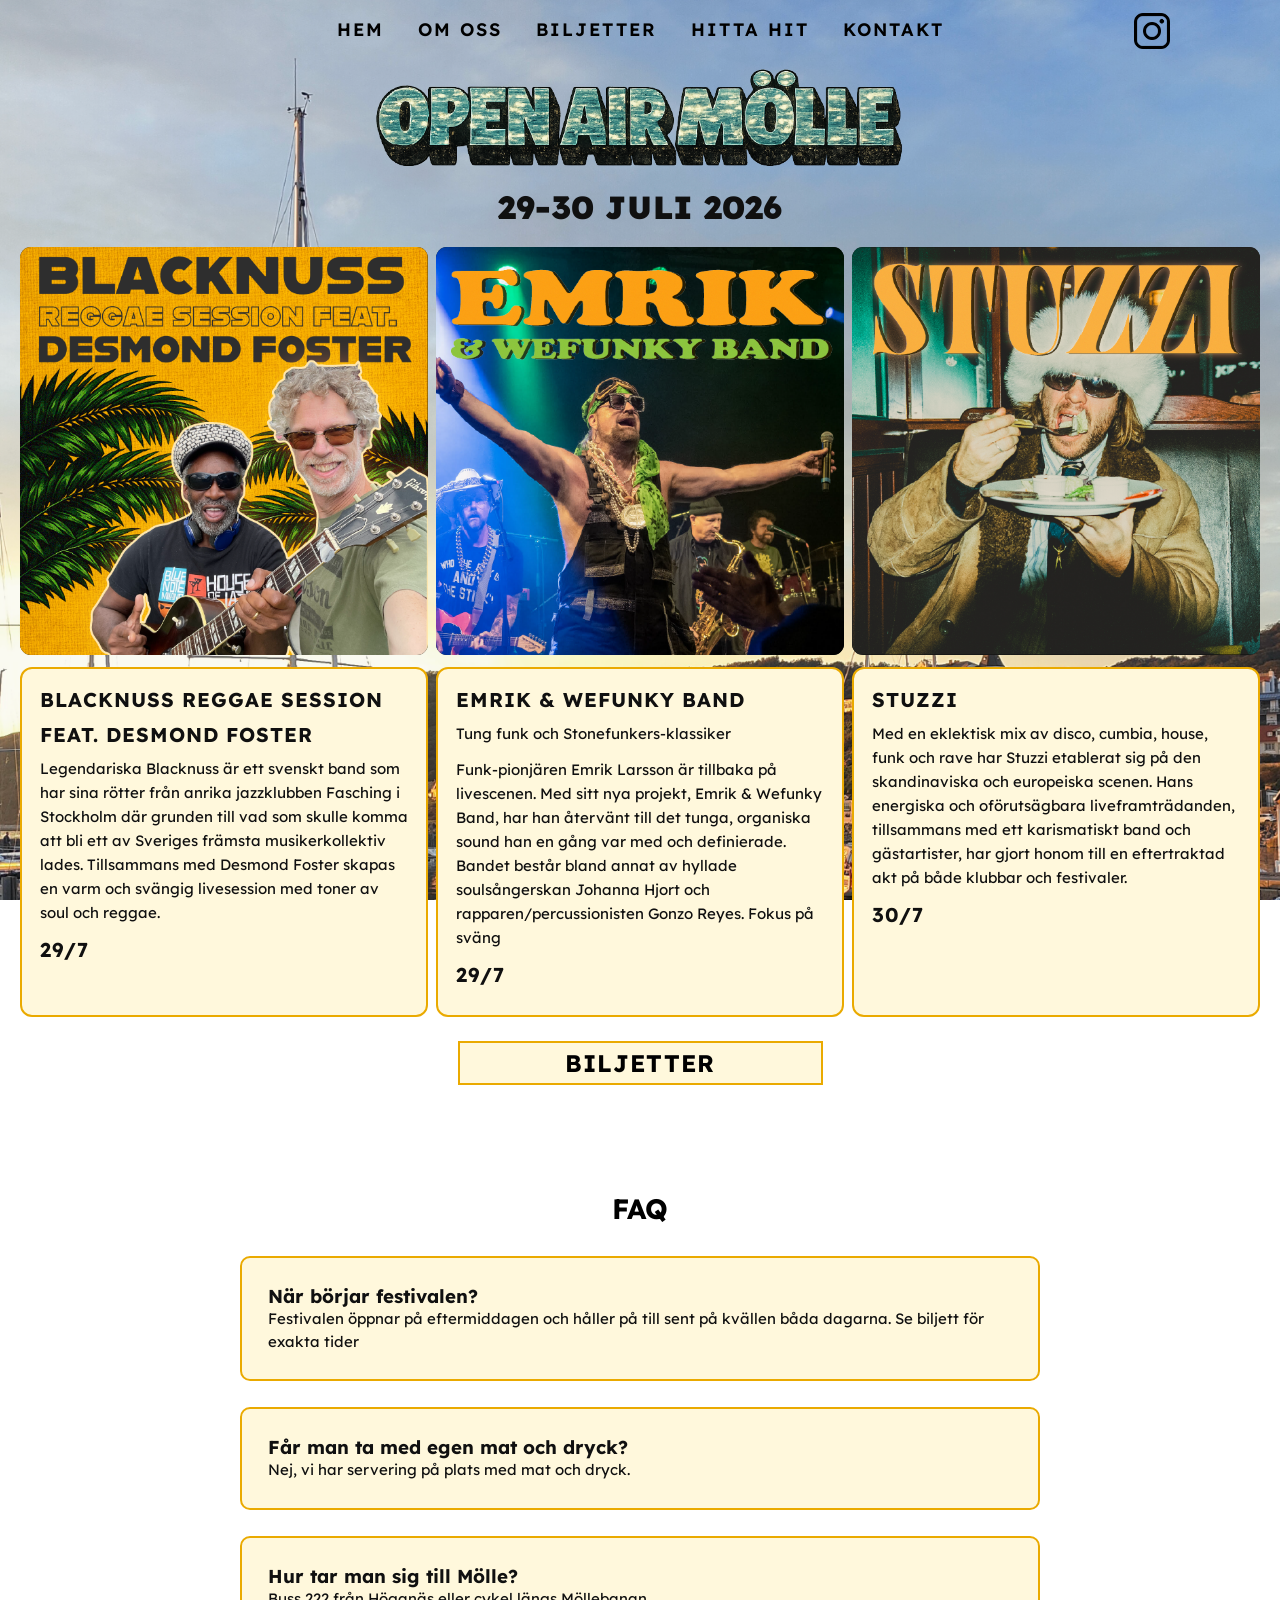
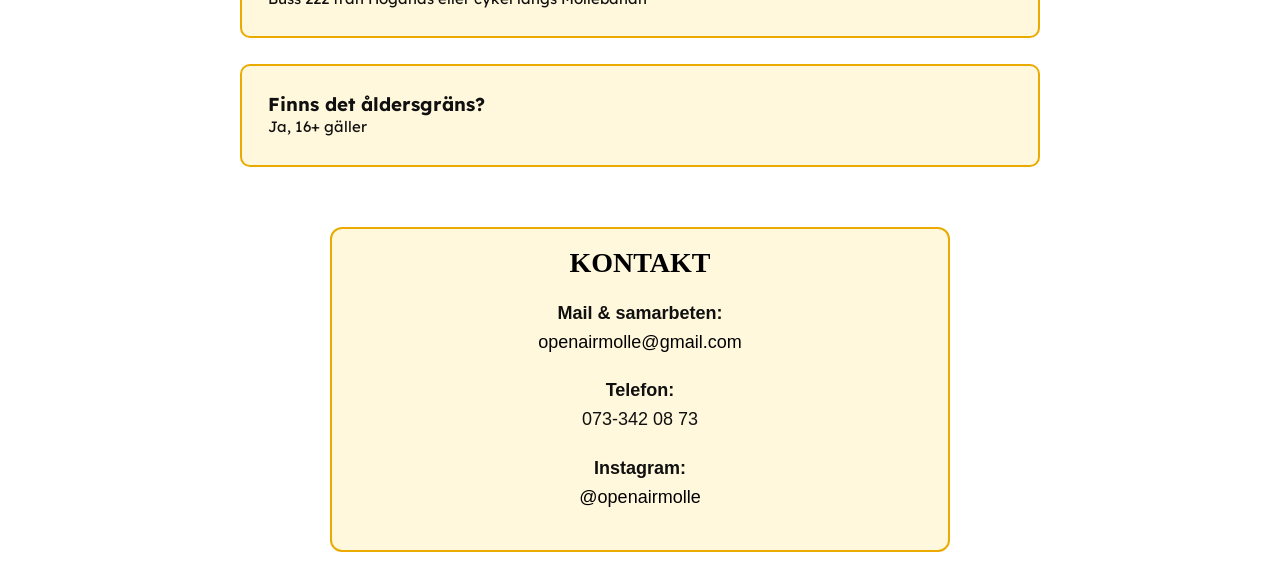
<file: index.html>
<!DOCTYPE html>
<html lang="sv">
<head>
  <link rel="stylesheet" href="style.css">
  <meta charset="UTF-8" />
  <meta name="viewport" content="width=device-width, initial-scale=1.0" />
  <title>Open Air Mölle</title>
<link href="https://fonts.googleapis.com/css2?family=Lexend:wght@300;400;600;700&display=swap" rel="stylesheet">
</head>

<body>
<header class="nav">
  <nav class="nav-links">
    <a href="#hem">Hem</a>
    <a href="om-oss.html">Om oss</a>
    <a href="https://www.tickster.com/se/sv/events/jj0ky2hddr0dg1w/2026-07-29/open-air-molle-by-the-shore">Biljetter</a>
    <a href="https://maps.app.goo.gl/mzciJVizkhshkZ998">Hitta hit</a>
    <a href="#kontakt">Kontakt</a>
    
  </nav>

<a class="instagram" href="https://www.instagram.com/openairmolle" target="_blank">
  <img src="images/instagram.png" alt="Instagram">
</a>
</header>

  <main class="page">
    <!-- Byt till din logga/textbild -->
    <img class="logo" src="images/logo.png" alt="Open Air Mölle" />

    <div class="date-top">29-30 JULI 2026</div>

    <section class="artist-grid" aria-label="Artister">
      <article class="artist-card card-blacknuss">
        <img src="images/blacknuss.png" alt="Blacknuss Reggae Session feat. Desmond Foster" />
      </article>

      <article class="artist-card card-emrik">
        <img src="images/Emrik.png" alt="Emrik & Wefunky Band" />
      </article>

      <article class="artist-card card-stuzzi">
        <img src="images/Stuzzi.png" alt="Stuzzi" />
      </article>
    </section>

<div class="artist-info">

  <div class="info-bubble">
    <h3>Blacknuss Reggae Session</h3> <h3>feat. Desmond Foster</h3>
    <p>
      Legendariska Blacknuss är ett svenskt band som har sina rötter från anrika jazzklubben Fasching i Stockholm där grunden till vad som skulle komma att bli ett av Sveriges främsta musikerkollektiv lades. Tillsammans med Desmond Foster skapas en varm och svängig livesession med toner av soul och reggae.
    </p>
    <p>
       
    </p>
    <h3>
29/7
</h3>
  </div>

  <div class="info-bubble">
    <h3>Emrik & Wefunky Band</h3>
    <p>
     Tung funk och Stonefunkers-klassiker
</p>
 
<p>
Funk-pionjären Emrik Larsson är tillbaka på livescenen. 
Med sitt nya projekt, Emrik & Wefunky Band, 
har han återvänt till det tunga, organiska sound 
han en gång var med och definierade. Bandet består 
bland annat av hyllade soulsångerskan Johanna Hjort 
och rapparen/percussionisten Gonzo Reyes. Fokus på sväng
</p>
<h3>
29/7
</h3>
  </div>

  <div class="info-bubble">
    <h3>Stuzzi</h3>
    <p>
      Med en eklektisk mix av disco, cumbia, house, funk och rave har 
      Stuzzi etablerat sig på den skandinaviska och europeiska scenen. 
      Hans energiska och oförutsägbara liveframträdanden, 
      tillsammans med ett karismatiskt band och gästartister, 
      har gjort honom till en eftertraktad akt på både 
      klubbar och festivaler.
    </p>
    <h3>
30/7
</h3>
  </div>

</div>

    <div class="ticket-wrap">
      <a class="ticket-button" href="https://www.tickster.com/se/sv/events/jj0ky2hddr0dg1w/2026-07-29/open-air-molle-by-the-shore">Biljetter</a>
    </div>
  </main>

<section class="faq">

  <h2>FAQ</h2>

  <div class="faq-item">
    <h3>När börjar festivalen?</h3>
    <div class="faq-answer">
      <p>Festivalen öppnar på eftermiddagen och håller på till sent på kvällen båda dagarna. Se biljett för exakta tider</p>
    </div>
  </div>

  <div class="faq-item">
    <h3>Får man ta med egen mat och dryck?</h3>
    <div class="faq-answer">
      <p>Nej, vi har servering på plats med mat och dryck.</p>
    </div>
  </div>

  <div class="faq-item">
    <h3>Hur tar man sig till Mölle?</h3>
    <div class="faq-answer">
      <p>Buss 222 från Höganäs eller cykel längs Möllebanan</p>
    </div>
  </div>

  <div class="faq-item">
    <h3>Finns det åldersgräns?</h3>
    <div class="faq-answer">
      <p>Ja, 16+ gäller</p>
    </div>
  </div>

</section>

  <main class="container">
  <section class="info-bubble contact-bubble" id="kontakt">
    <h1>Kontakt</h1>

    <p>
      <strong>Mail & samarbeten:</strong><br>
      <a href="mailto:openairmolle@gmail.com">openairmolle@gmail.com</a>
    </p>

    <p>
      <strong>Telefon:</strong><br>
      073-342 08 73
    </p>

    <p>
      <strong>Instagram:</strong><br>
      <a href="https://www.instagram.com/openairmolle" target="_blank">@openairmolle</a>
    </p>
  </section>
</main>

</body>
</html>
</file>
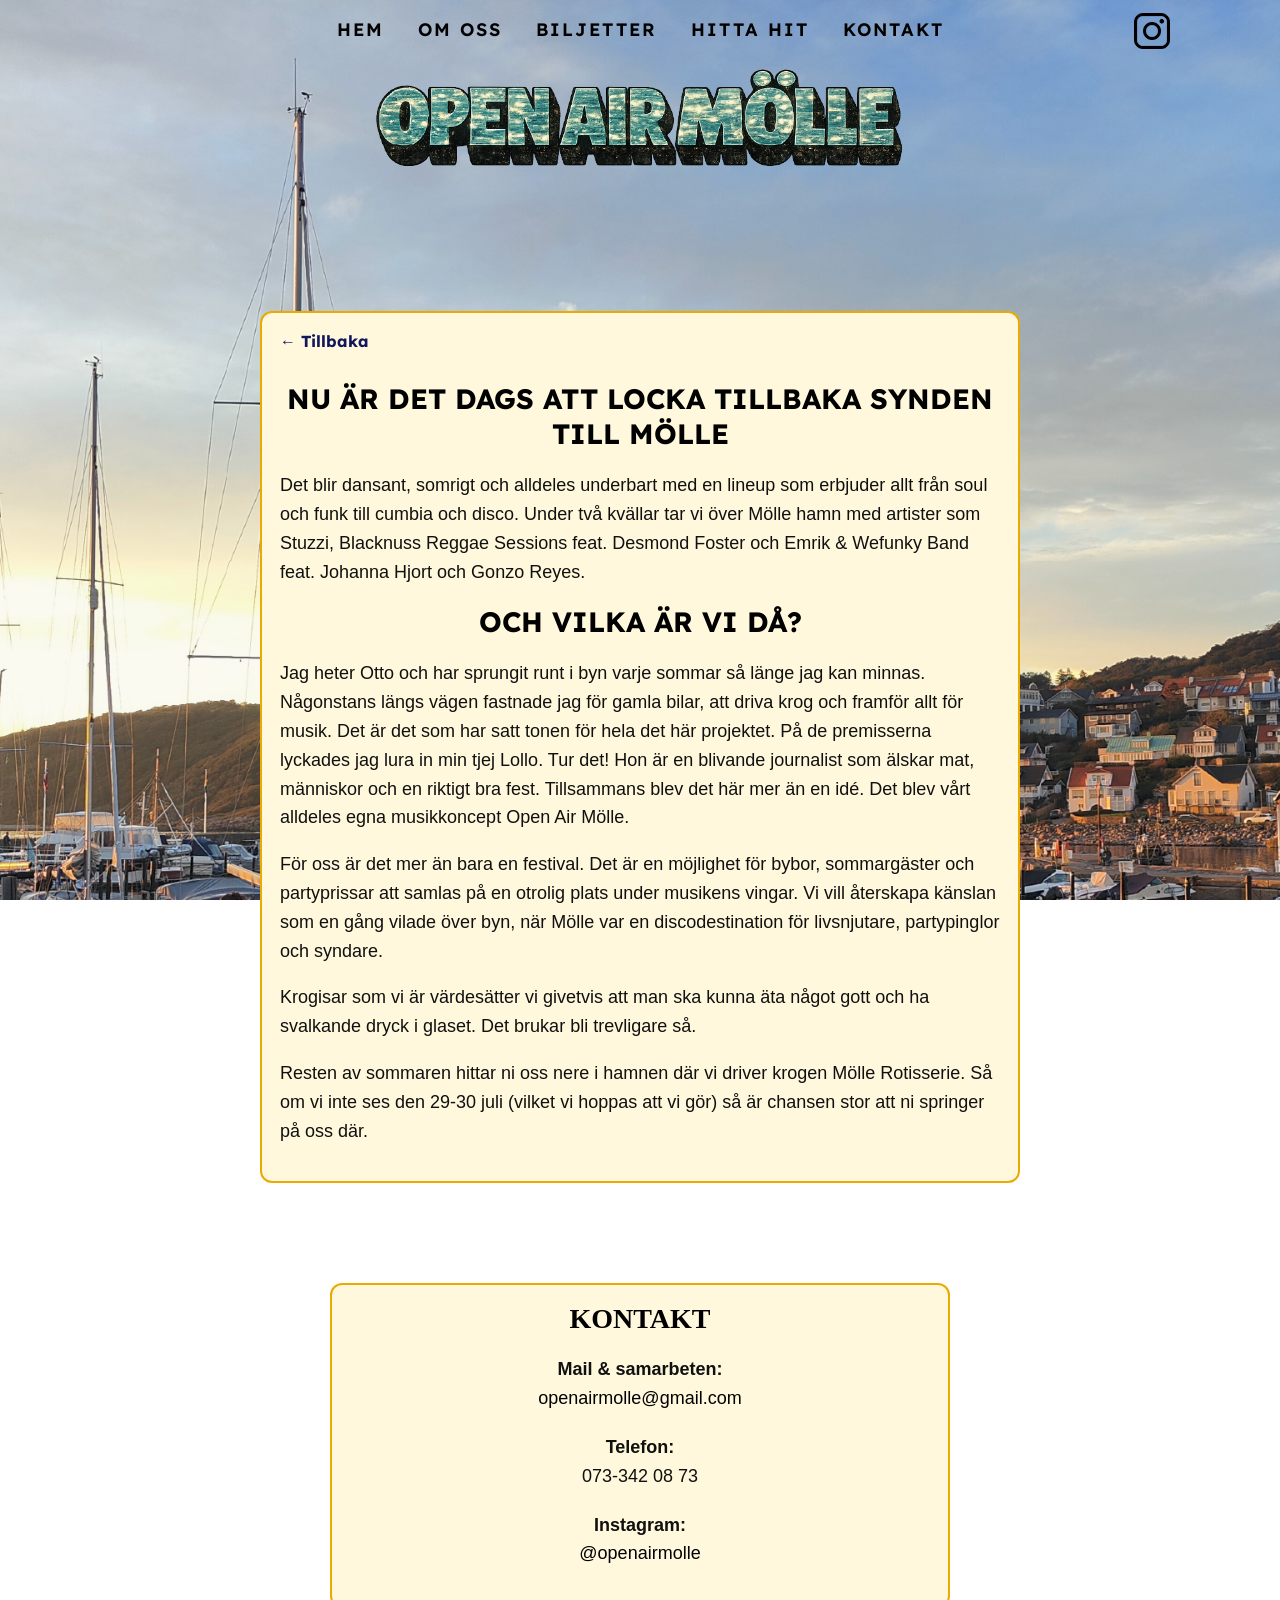
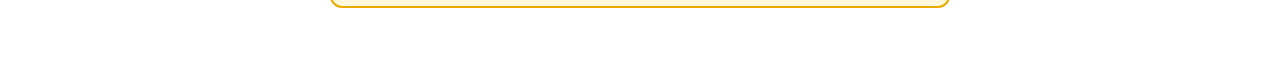
<file: om-oss.html>
<!DOCTYPE html>
<html lang="sv">
<head>
  <link rel="stylesheet" href="style.css">
   <meta charset="UTF-8" />
  <meta name="viewport" content="width=device-width, initial-scale=1.0" />
  <title>Open Air Mölle</title>
  <link href="https://fonts.googleapis.com/css2?family=Lexend:wght@300;400;600;700&display=swap" rel="stylesheet">
</head>

<body>
<header class="nav">
  <nav class="nav-links">
    <a href="index.html">Hem</a>
    <a href="om-oss.html">Om oss</a>
    <a href="https://www.tickster.com/se/sv/events/jj0ky2hddr0dg1w/2026-07-29/open-air-molle-by-the-shore">Biljetter</a>
    <a href="https://maps.app.goo.gl/mzciJVizkhshkZ998">Hitta hit</a>
    <a href="#kontakt">Kontakt</a>
  </nav>

  <a class="instagram" href="https://www.instagram.com/openairmolle" target="_blank">
    <img src="images/instagram.png" alt="Instagram">
  </a>
</header>
<main class="page">
    <!-- Byt till din logga/textbild -->
    <img class="logo" src="images/logo.png" alt="Open Air Mölle" />
  <main class="container">
  <section class="info-bubble about-bubble">

    <a href="index.html" class="back">← Tillbaka</a>

    <h1>Nu är det dags att locka tillbaka synden till Mölle</h1>

    <p>
      Det blir dansant, somrigt och alldeles underbart med en 
      lineup som erbjuder allt från soul och funk till cumbia och disco. 
      Under två kvällar tar vi över Mölle hamn med artister som 
      Stuzzi, Blacknuss Reggae Sessions feat. Desmond Foster och 
      Emrik & Wefunky Band feat. Johanna Hjort och Gonzo Reyes.
    </p>

<h1>Och vilka är vi då?</h1>

    <p>
      Jag heter Otto och har sprungit runt i byn varje sommar så länge jag kan minnas. Någonstans längs vägen fastnade jag för gamla bilar, att driva krog och framför allt för musik. Det är det som har satt tonen för hela det här projektet. 
På de premisserna lyckades jag lura in min tjej Lollo. Tur det! Hon är en blivande journalist som älskar mat, människor och en riktigt bra fest. Tillsammans blev det här mer än en idé. Det blev vårt alldeles egna musikkoncept Open Air Mölle. 
</p>
<p>
För oss är det mer än bara en festival. Det är en möjlighet för bybor, sommargäster och partyprissar att samlas på en otrolig plats under musikens vingar. Vi vill återskapa känslan som en gång vilade över byn, när Mölle var en discodestination för livsnjutare, partypinglor och syndare. 
</p>
<p>
Krogisar som vi är värdesätter vi givetvis att man ska kunna äta något gott och ha svalkande dryck i glaset. Det brukar bli trevligare så. 
</p>
<p>
Resten av sommaren hittar ni oss nere i hamnen där vi driver krogen 
Mölle Rotisserie. Så om vi inte ses den 29-30 juli (vilket vi hoppas att vi gör) så är chansen stor att ni springer på oss där. 

    </p>

  </div>
  </section>
</main>
   <main class="container">
  <section class="info-bubble contact-bubble" id="kontakt">
    <h1>Kontakt</h1>

    <p>
      <strong>Mail & samarbeten:</strong><br>
      <a href="mailto:openairmolle@gmail.com">openairmolle@gmail.com</a>
    </p>

    <p>
      <strong>Telefon:</strong><br>
      073-342 08 73
    </p>

    <p>
      <strong>Instagram:</strong><br>
      <a href="https://www.instagram.com/openairmolle" target="_blank">@openairmolle</a>
    </p>
  </section>
</main>

</body>
</html>
</file>
<file: style.css>
@font-face {
  font-family: "FestivalDisplay";
  src: url("fonts/din-font.woff2") format("woff2");
  font-weight: 900;
}

@font-face {
  font-family: "FestivalSerif";
  src: url("fonts/serif-font.woff2") format("woff2");
}

* {
  box-sizing: border-box;
  margin: 0;
  padding: 0;
}

body {
  background: url("images/kullaberg.png") no-repeat center center fixed;
  background-size: cover;
  color: #101010;
  font-family: "Lexend", Arial, sans-serif;
  min-height: 100vh;
}

h1, h2, h3 {
  font-family: "Lexend", sans-serif;
  font-weight: 700;
}

/* NAV */
.nav {
  width: 100%;
  max-width: 1100px;
  margin: 0 auto;
  padding: 18px 20px 0;
  position: relative;
  display: flex;
  justify-content: center;
  align-items: center;
}

.nav-links {
  display: flex;
  gap: 34px;
}

.nav-links a {
  font-family: "Lexend", sans-serif;
  font-weight: 600;
  font-size: 18px;
  color: #000000;
  text-transform: uppercase;
  text-decoration: none;
  letter-spacing: 2px;
}

.nav-links a:hover {
  color: #eaaa00;
}

.instagram {
  position: absolute;
  right: 20px;
  top: 13px;
  width: 36px;
  height: 36px;
}

.instagram img {
  width: 100%;
  height: 100%;
  object-fit: contain;
}

.instagram:hover {
  transform: scale(1.1);
}

/* STARTSIDA */
.page {
  width: 100%;
  min-height: 100vh;
  padding: 18px 20px 46px;
  display: flex;
  flex-direction: column;
  align-items: center;
}

.logo {
  width: min(540px, 74vw);
  display: block;
  margin: 0 auto 4px;
}

.date-top {
  font-family: "Lexend", sans-serif;
  font-size: clamp(24px, 2.5vw, 34px);
  line-height: 1;
  font-weight: 900;
  letter-spacing: 0.1px;
  margin-bottom: 24px;
  text-align: center;
}

.artist-grid {
  width: 100%;
  display: grid;
  grid-template-columns: repeat(3, 1fr);
  gap: 8px;
}

.artist-card {
  position: relative;
  aspect-ratio: 1 / 1;
  border-radius: 11px;
  overflow: hidden;
  background: #111;
}

.artist-card img {
  width: 100%;
  height: 100%;
  
  object-fit: contain;
  display: block;
}

.artist-info {
  width: 100%;
  display: grid;
  grid-template-columns: repeat(3, 1fr);
  gap: 8px;
  margin-top: 12px;
}

.info-bubble {
  background: #fff8dc;
  border: 2px solid #eaaa00;
  border-radius: 12px;
  padding: 18px;
  text-align: left;
}

.info-bubble h3 {
  font-family: "Lexend", sans-serif;
  font-size: 20px;
  margin-bottom: 10px;
  text-transform: uppercase;
  letter-spacing: 1px;
}

.info-bubble p {
  font-size: 15px;
  line-height: 1.6;
  margin-bottom: 12px;
}

.ticket-wrap {
  margin-top: 24px;
  display: flex;
  justify-content: center;
  width: 100%;
}

.ticket-button {
  width: 365px;
  height: 44px;
  border: 2px solid #eaaa00;
  background: #fff8dc;
  color: #000000;
  font-family: "Lexend", sans-serif;
  font-size: 24px;
  font-weight: 700;
  text-transform: uppercase;
  letter-spacing: 1px;
  cursor: pointer;
  display: inline-flex;
  align-items: center;
  justify-content: center;
  text-decoration: none;
}

.ticket-button:hover {
  background: #c7ff6c;
  color: #ffffff;
}

/* UNDERSIDOR */
.container {
  max-width: 800px;
  margin: 60px auto 0;
  padding: 0 20px;
}

.container h1 {
  text-align: center;
  font-family: "FestivalSerif", Georgia, serif;
  font-size: 40px;
  margin-bottom: 30px;
}

.container p {
  font-family: Arial, Helvetica, sans-serif, "Times New Roman", serif;
  font-size: 18px;
  line-height: 1.6;
  margin-bottom: 20px;
}

.back {
  display: inline-block;
  margin-bottom: 30px;
  text-decoration: none;
  font-weight: bold;
  color: #11175c;
}

/* MOBIL */
@media (max-width: 900px) {
  .artist-grid,
  .artist-info {
    grid-template-columns: 1fr;
  }

  .nav-links {
    gap: 18px;
    flex-wrap: wrap;
    justify-content: center;
    padding-right: 42px;
  }

  .nav-links a {
    font-size: 15px;
  }
}

@media (max-width: 480px) {
  .page {
    padding: 14px 12px 34px;
  }

  .ticket-button {
    width: 100%;
  }
}
.contact {
  max-width: 600px;
  margin: 60px auto;
  text-align: center;
}

.contact h1 {
  font-family: "consolas", sans-serif;
  font-size: 36px;
  margin-bottom: 20px;
  letter-spacing: 1px;
}

.contact p {
  
  margin-bottom: 18px;
  line-height: 1.6;
}

.contact-bubble {
  width: 620px;
  margin: 40px auto 0;
  text-align: center;
  margin-bottom: 30px;
}

.contact-bubble h1 {
  font-family: "consolas";
  font-size: 28px;
  text-transform: uppercase;
  color: #000000;
  margin-bottom: 20px;
}

.contact-bubble a {
  color: #000000;
  text-decoration: none;
}

.contact-bubble a:hover {
  color: #eaaa00;
}

.about-bubble {
  max-width: 800px;
  margin: 60px auto 0;
  text-align: left;
}

.about-bubble h1 {
  font-family: "Lexend", sans-serif;
  font-size: 28px;
  text-transform: uppercase;
  color: #000000;
  margin-bottom: 20px;
}

.about-bubble p {
  font-family: arial, sans-serif;
  font-size: 18px;
  line-height: 1.6;
  margin-bottom: 18px;
}

.faq {
  width: 100%;
  max-width: 800px;
  margin: 60px auto 0;
}

.faq h2 {
  font-family: "Lexend", sans-serif;
  font-size: 28px;
  text-align: center;
  margin-bottom: 30px;
  color: #000000;
}

.faq-item {
  border: 2px solid #eaaa00;
  border-radius: 10px;
  margin-bottom: 26px;
  background: #fff8dc;
  padding: 26px; /* flytta padding hit */
}

.faq-question {
  font-family: "Lexend", sans-serif;
  font-weight: 700;
  font-size: 18px;
  margin-bottom: 20px; /* lite luft till svaret */
}

.faq-answer {
  font-size: 15px;
  line-height: 1.5;
}
</file>
